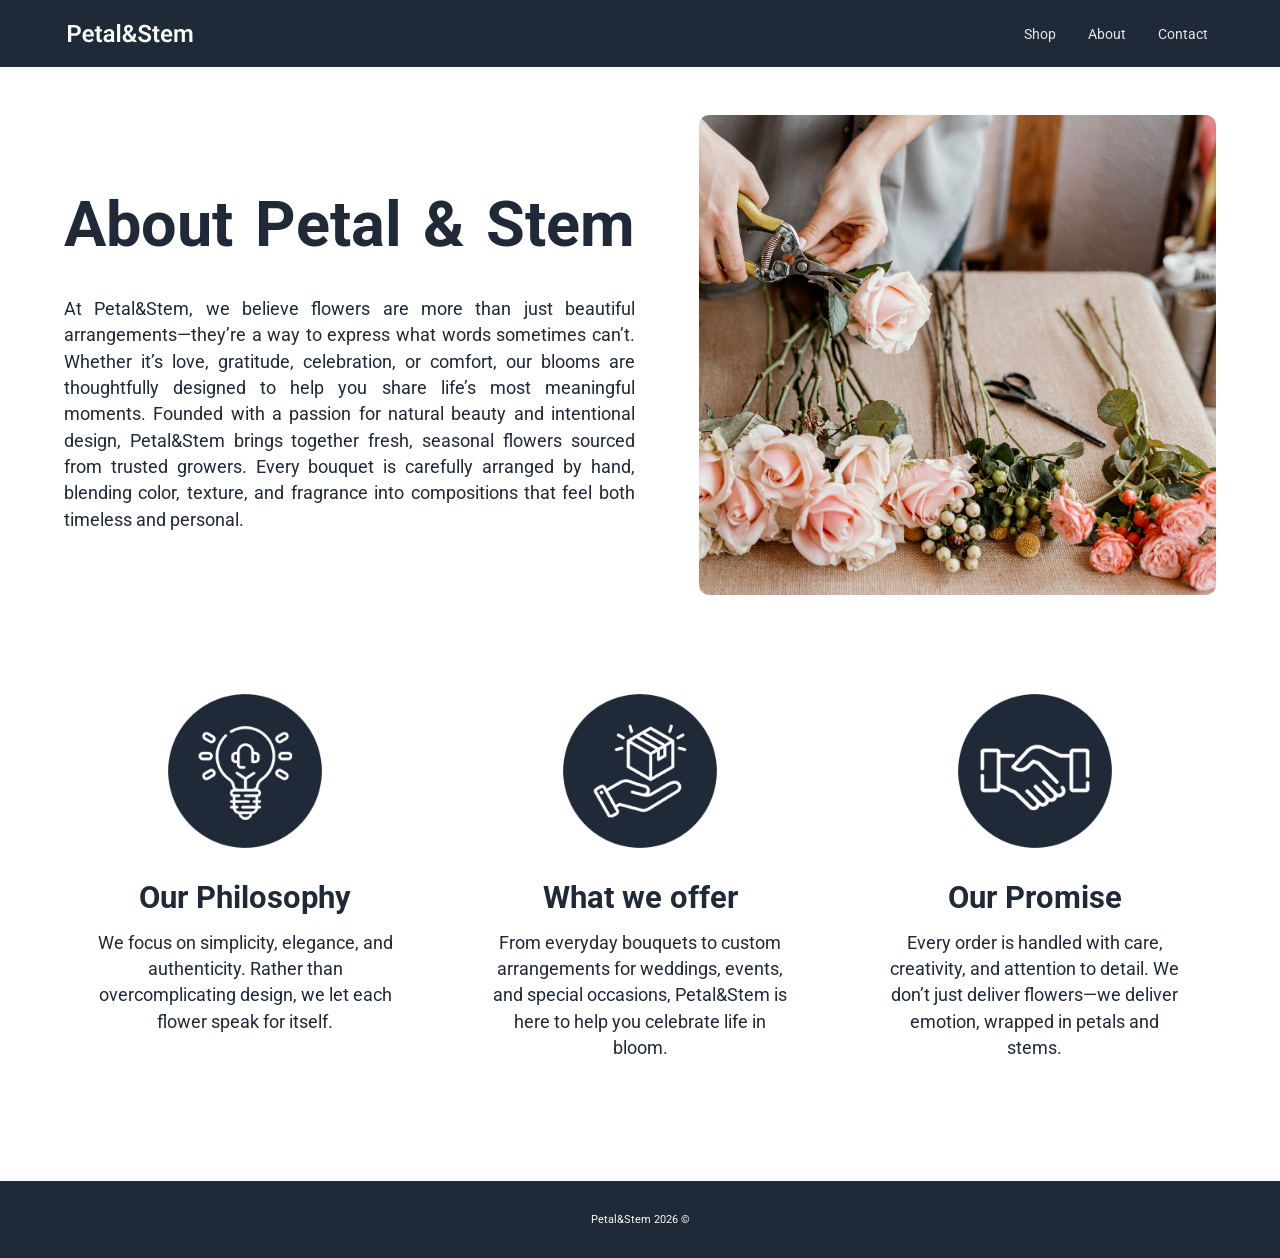
<file: pages/about.html>
<!DOCTYPE html>
<html lang="en">
<head>
    <meta charset="UTF-8">
    <meta name="viewport" content="width=device-width, initial-scale=1.0">
    <title>Petal&Stem About</title>
    <link rel="stylesheet" href="../css/base.css"> 
    <link rel="stylesheet" href="../css/header.css"> 
    <link rel="stylesheet" href="../css/pages/about.css"> 
    <link rel="stylesheet" href="../css/footer.css">  
</head>
<body>
    <header>
        <input type="checkbox" id="menu-toggle" class="menu-toggle">
        <a href="../index.html">
            <img class="logo" src="../assets/logo/Petal-Stem-Logo.svg" alt="Petal&Stem Logo">
        </a>
        <label for="menu-toggle" class="hamburger" aria-label="Open menu">
            <span></span>
            <span></span>
            <span></span>
        </label>  
        <nav aria-label="Main navigation">
            <ul>
                <li>
                    <a href="products.html">Shop</a>
                </li>
                <li>
                    <a href="about.html">About</a>
                </li>
                <li>
                    <a href="contact.html">Contact</a>
                </li>
            </ul>
        </nav>
    </header>

    <main>
        <section class="about">
            <div class="about__intro">
                <div class="about__intro__text">
                    <h1>About Petal & Stem</h1>
                    <p>At Petal&Stem, we believe flowers are more than just beautiful 
                        arrangements—they’re a way to express what words sometimes can’t. 
                        Whether it’s love, gratitude, celebration, or comfort, our blooms 
                        are thoughtfully designed to help you share life’s most meaningful moments.
                        Founded with a passion for natural beauty and intentional design, 
                        Petal&Stem brings together fresh, seasonal flowers sourced from 
                        trusted growers. Every bouquet is carefully arranged by hand, 
                        blending color, texture, and fragrance into compositions that feel 
                        both timeless and personal.
                    </p>
                </div>
                
                <figure>
                    <img src="../assets/images/about/about-intro-img.jpg" alt="woman cutting roses">
                </figure>
            </div>

            <div class="about__grid">

              <div class="about__topics">
                  <figure>
                      <img src="../assets/images/about/about-philosophy-img.png" alt="lamp icon">
                  </figure>
                  <h2>Our Philosophy</h2>
                  <p>
                      We focus on simplicity, elegance, and authenticity. Rather 
                      than overcomplicating design, we let each flower speak for 
                      itself.
                  </p>
              </div>

              <div class="about__topics">
                  <figure>
                      <img src="../assets/images/about/about-offer-img.png" alt="package icon">
                  </figure>
                  <h2>What we offer</h2>
                  <p>
                      From everyday bouquets to custom arrangements for weddings, 
                      events, and special occasions, Petal&Stem is here to help 
                      you celebrate life in bloom.
                  </p>
              </div>

              <div class="about__topics">
                  <figure>
                      <img src="../assets/images/about/about-promise-img.png" alt="handshake icon">
                  </figure>
                  <h2>Our Promise</h2>
                  <p>
                      Every order is handled with care, creativity, and attention 
                      to detail. We don’t just deliver flowers—we deliver emotion, 
                      wrapped in petals and stems.
                  </p>
              </div>
          </div>
        </section>
    </main>

    <footer>
        <h6>Petal&Stem 2026 ©</h6>
    </footer>
</body>
</html>
</file>
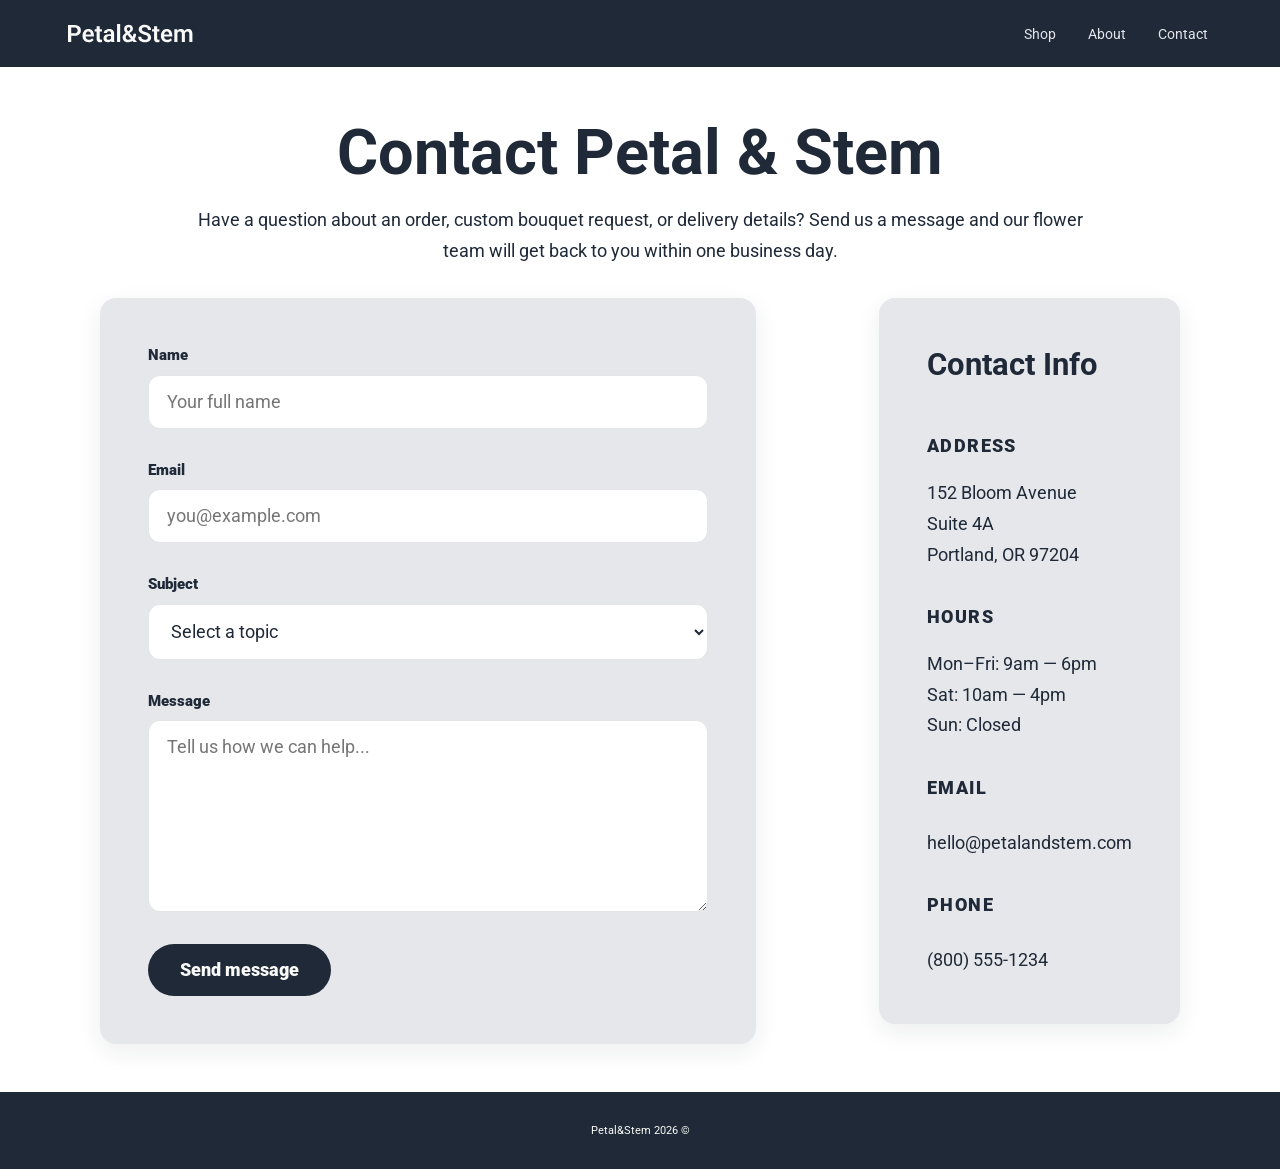
<file: pages/contact.html>
<!DOCTYPE html>
<html lang="en">
<head>
    <meta charset="UTF-8">
    <meta name="viewport" content="width=device-width, initial-scale=1.0">
    <title>Petal&Stem Contact</title>
    <link rel="stylesheet" href="../css/base.css"> 
    <link rel="stylesheet" href="../css/header.css"> 
    <link rel="stylesheet" href="../css/pages/contact.css"> 
    <link rel="stylesheet" href="../css/footer.css"> 
</head>
<body>
    <header>
        <input type="checkbox" id="menu-toggle" class="menu-toggle">
        <a href="../index.html">
            <img class="logo" src="../assets/logo/Petal-Stem-Logo.svg" alt="Petal&Stem Logo">
        </a>
        <label for="menu-toggle" class="hamburger" aria-label="Open menu">
            <span></span>
            <span></span>
            <span></span>
        </label>  
        <nav aria-label="Main navigation">
            <ul>
                <li>
                    <a href="products.html">Shop</a>
                </li>
                <li>
                    <a href="about.html">About</a>
                </li>
                <li>
                    <a href="contact.html">Contact</a>
                </li>
            </ul>
        </nav>
    </header>
    <main>
        <section class="contact">
            <div class="contact__header">
                <h1>Contact Petal & Stem</h1>
                <p>Have a question about an order, custom bouquet request, or delivery details? Send us a message and our flower team will get back to you within one business day.</p>
            </div>
            <div class="contact__body">
                <form class="contact__form" action="#" method="post" aria-label="Contact form">
                    <fieldset>
                        <div class="contact__field-group">
                            <label for="name">Name</label>
                            <input type="text" id="name" name="name" placeholder="Your full name" required>
                        </div>
                        <div class="contact__field-group">
                            <label for="email">Email</label>
                            <input type="email" id="email" name="email" placeholder="you@example.com" required>
                        </div>
                        <div class="contact__field-group">
                            <label for="subject">Subject</label>
                            <select id="subject" name="subject" required>
                                <option value="" disabled selected>Select a topic</option>
                                <option value="order">Order questions</option>
                                <option value="custom">Custom arrangements</option>
                                <option value="delivery">Delivery details</option>
                                <option value="other">Other inquiries</option>
                            </select>
                        </div>
                        <div class="contact__field-group">
                            <label for="message">Message</label>
                            <textarea id="message" name="message" placeholder="Tell us how we can help..." required></textarea>
                        </div>
                    </fieldset>
                    <button class="contact__button" type="submit">Send message</button>
                </form>

                <aside class="contact__aside" aria-label="Contact information">
                    <h2>Contact Info</h2>
                    <ul class="contact__aside-list">
                        <li>
                            <div class="contact__info">
                                <p class="contact__info-title">Address</p>
                                <p class="contact__info-text">152 Bloom Avenue<br>Suite 4A<br>Portland, OR 97204</p>
                            </div>
                        </li>
                        <li>
                            <div class="contact__info">
                                <p class="contact__info-title">Hours</p>
                                <p class="contact__info-text">Mon–Fri: 9am — 6pm<br>Sat: 10am — 4pm<br>Sun: Closed</p>
                            </div>
                        </li>
                        <li>
                            <div class="contact__info">
                                <p class="contact__info-title">Email</p>
                                <a href="mailto:hello@petalandstem.com">hello@petalandstem.com</a>
                            </div>
                        </li>
                        <li>
                            <div class="contact__info">
                                <p class="contact__info-title">Phone</p>
                                <a href="tel:+18005551234">(800) 555-1234</a>
                            </div>
                        </li>
                    </ul>
                </aside>
            </div>
        </section>
    </main>
    <footer>
        <h6>Petal&Stem 2026 ©</h6>
    </footer>
</body>
</html>
</file>
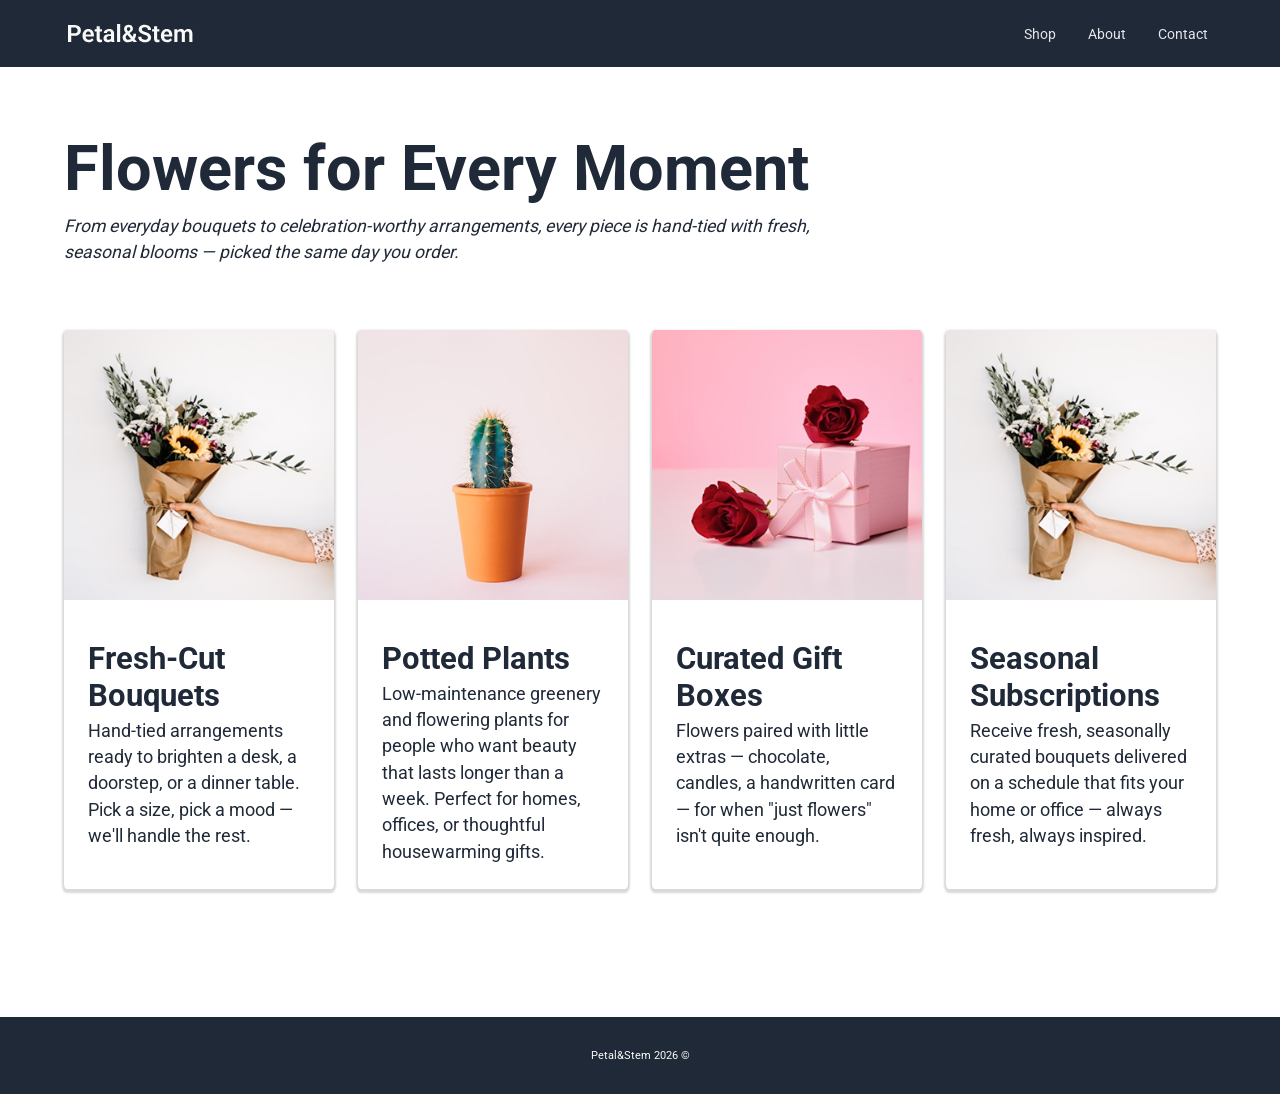
<file: pages/products.html>
<!DOCTYPE html>
<html lang="en">
<head>
    <meta charset="UTF-8">
    <meta name="viewport" content="width=device-width, initial-scale=1.0">
    <title>Petal&Stem Store</title>
    <link rel="stylesheet" href="../css/base.css"> 
    <link rel="stylesheet" href="../css/header.css"> 
    <link rel="stylesheet" href="../css/pages/products.css"> 
    <link rel="stylesheet" href="../css/footer.css"> 

</head>

<body>
    <header>
        <input type="checkbox" id="menu-toggle" class="menu-toggle">
        <a href="../index.html">
            <img class="logo" src="../assets/logo/Petal-Stem-Logo.svg" alt="Petal&Stem Logo">
        </a>
        <label for="menu-toggle" class="hamburger" aria-label="Open menu">
            <span></span>
            <span></span>
            <span></span>
        </label>  
        <nav aria-label="Main navigation">
            <ul>
                <li>
                    <a href="products.html">Shop</a>
                </li>
                <li>
                    <a href="about.html">About</a>
                </li>
                <li>
                    <a href="contact.html">Contact</a>
                </li>
            </ul>
        </nav>
    </header>
    <main>
        <section class="products">
            <div class="products__content">                
                <h1>Flowers for Every&nbsp;Moment</h1>
                <p>From everyday bouquets to celebration-worthy arrangements, every piece is hand-tied with fresh, seasonal blooms — picked the same day you order.</p>
            </div>
            <ul class="products__grid">
                <li class="products__card">
                    <img class="products__card-image" src="../assets/images/products/product_category_01.png" alt="Hand-tied fresh-cut flower bouquet in seasonal colors">
                    <div class="products__card-content">
                        <h2 class="products__card-title">Fresh-Cut Bouquets</h2>
                        <p class="products__card-description">Hand-tied arrangements ready to brighten a desk, a doorstep, or a dinner table. Pick a size, pick a mood — we'll handle the rest.</p>
                    </div>
                </li>
                 <li class="products__card">
                    <img class="products__card-image" src="../assets/images/products/product_category_02.png" alt="Potted flowering plant on a white background">
                    <div class="products__card-content">
                        <h2 class="products__card-title">Potted Plants</h2>
                        <p class="products__card-description">Low-maintenance greenery and flowering plants for people who want beauty that lasts longer than a week. Perfect for homes, offices, or thoughtful housewarming gifts.</p>
                    </div>
                </li>
                 <li class="products__card">
                    <img class="products__card-image" src="../assets/images/products/product_category_03.png" alt="Flowers paired with a curated gift box">
                    <div class="products__card-content">
                        <h2 class="products__card-title">Curated Gift Boxes</h2>
                        <p class="products__card-description">Flowers paired with little extras — chocolate, candles, a handwritten card — for when "just flowers" isn't quite enough.</p>
                    </div>
                </li>
                <li class="products__card">
                    <img class="products__card-image" src="../assets/images/products/product_category_01.png" alt="A seasonal flower bouquet delivered with subscription service">
                    <div class="products__card-content">
                        <h2 class="products__card-title">Seasonal Subscriptions</h2>
                        <p class="products__card-description">Receive fresh, seasonally curated bouquets delivered on a schedule that fits your home or office — always fresh, always inspired.</p>
                    </div>
                </li>
            </ul>
        </section>
    </main>
    <footer>
        <h6>Petal&Stem 2026 ©</h6>
    </footer>

</body>
</html>
</file>
<file: css/base.css>
/* 

Variables, reset, globals

*/
@font-face {
    font-family: 'RobotoItalic';
    src: url(../fonts/Roboto-Italic-VariableFont_wdth\,wght.ttf);
}

@font-face {
    font-family: 'Roboto';
    src: url(../fonts/Roboto-VariableFont_wdth\,wght.ttf);
}

:root {

    /*------- Basic scale ---------*/
    --space-1: 0.5rem;  /* 8px */
    --space-2: 1rem;    /* 16px */
    --space-3: 1.5rem;  /* 24px */
    --space-4: 2rem;    /* 32px */
    --space-5: 3rem;    /* 48px */
    --space-6: 4rem;    /* 64px */
    --space-7: 6rem;    /* 96px */


    --color-bg-dark: #1F2937;
    --color-text-dark: #1F2937;
    --color-text-light: #F9FAF8;
    --color-text-hero-main: #F9FAF8;
    --color-text-hero-secondary: #E5E7EB;
    --color-text-header-logo: #F9FAF8;
    --color-bg-quote: #E5E7EB;
    --color-bg-button: #3882F6;
    --color-border: #3882F6;
    --color-text-quote: #1F2937;  

    --font-size-hero-main:      clamp(2.75rem, 2.2rem + 2.2vw, 4.5rem);     /* Changed from (32px → 48px) to (44px - 72px) */
    --font-size-hero-secondary: clamp(1.125rem, 1rem + 0.5vw, 1.375rem); /* from (16px → 18px) to (18px - 22px) */
    --font-size-body: clamp(1rem, 0.956rem + 0.176vw, 1.125rem); /* 16px → 18px */
    --font-size-small: clamp(1rem, 0.956rem + 0.176vw, 1.125rem); /* 16px → 18px */
    --font-size-h2: clamp(1.75rem, 1.662rem + 0.352vw, 2rem); /* 28px → 32px */
    --font-size-quote: clamp(1.5rem, 1.236rem + 1.056vw, 2.25rem);/* 24px → 36px */

    --font-weight-extrabold: 900;
    --font-weight-light: 300; 
    --font-weight-regular: 400; 
    --font-style-italic: italic;

}

/*--------- Basic reset ---------*/
* {
    margin: 0;
    padding: 0;
    box-sizing: border-box;
    font-family: 'Roboto', sans-serif;
}

body {
    min-height: 100vh;
    display: flex;
    flex-direction: column;
}

img, picture, svg {
    display: block; /* avoids inline issues like line-height automatically applied by browsers*/
    max-width: 100%; /* prevents images from growing beyond its container*/
}

a {
    text-decoration: none;
}

ul li {
    list-style-type: none;
}

main {
    position: relative;
    flex: 1;
}
</file>
<file: css/header.css>
header {
    background-color: var(--color-bg-dark);
    position: relative;
    display: flex;
    justify-content: space-between; 
    padding-block: var(--space-2);
    padding-inline: var(--space-1);
}

.logo {
    margin: 0 0.25rem;
    position: relative;
    z-index: 11;
}

.menu-toggle {
    position: absolute;
    opacity: 0;
    width: 0;
    height: 0;
}

.hamburger {
    display: flex;
    flex-direction: column;
    justify-content: center;
    gap: 5px;
    width: 30px;
    height: 24px;
    cursor: pointer;
    z-index: 20;
}

.hamburger span {
    display: block;
    height: 3px;
    width: 100%;
    background-color: #fff;
    border-radius: 2px;
    transition: transform 0.3s ease, opacity 0.3s ease;
}

nav {
    position: fixed;
    top: 0;
    left: 0;
    width: 100%;
    height: 0;
    background-color: var(--color-bg-dark);
    overflow: hidden;
    transition: height 0.3s ease;
    z-index: 10;
}

/* Open menu */
.menu-toggle:checked ~ nav {
    height: 100dvh;
    display: flex;
    align-items: center;
    justify-content: center;
}

/* SVG Animation */
.menu-toggle:checked ~ .hamburger span:nth-child(1) {
    transform: translateY(8px) rotate(45deg);
}

.menu-toggle:checked ~ .hamburger span:nth-child(2) {
    opacity: 0;
}
 
.menu-toggle:checked ~ .hamburger span:nth-child(3) {
    transform: translateY(-8px) rotate(-45deg);
}

nav ul {
    display: flex;
    flex-direction: column;
    gap: var(--space-2);
    justify-content: center;
    align-items: center;
    padding-block: var(--space-2);
    margin-inline: var(--space-2);
}
nav ul li {
    padding: 4px 0;
}

nav ul li a {
    font-size: var(--space-4);
    color: var(--color-text-hero-secondary);
}

/*----------------------- Media Queries -----------------------*/

/* Tablet */
@media (min-width: 768px) {
    header {
        padding-inline: var(--space-3);
    }
}

/* Desktop & Horizontal Tablet */
@media (min-width: 1024px) {
    .hamburger {
        display: none;
    }

    header {
        padding-block: var(--space-2);
        padding-inline: var(--space-4);
        align-items: center;
    }

    nav {
        position: static;
        height: auto;
        overflow: visible;
        width: auto;
        background-color: transparent;
        border-bottom: none;
    }

    nav ul {
        flex-direction: row;
        gap: var(--space-2);
        padding-block: 0;
        margin-inline: 0;
    }

    nav ul li {
        border-top: none;
        padding: var(--space-1);
    }

    nav ul li a {
        font-size: 14px;
        color: var(--color-text-hero-secondary)
    }

    nav ul li a:hover {
        color: var(--color-text-hero-main)
    }
}

/* XL Desktop */
@media (min-width: 1280px) {
    header {
        padding-inline: var(--space-6);
    }
}

/* XXL Desktop */
@media (min-width: 1536px) {
    header {
        padding-inline: calc((100% - 1440px) / 2);
    }
}
</file>
<file: css/pages/about.css>
.about {
    line-height: 1.5;
    font-size: var(--font-size-body);
    color: var(--color-text-dark);
    padding-inline: var(--space-2);
    padding-block: var(--space-5);
}

.about h1 {
    font-size: var(--font-size-hero-main);
    padding-bottom: var(--space-3);
    white-space: nowrap;
    overflow-wrap: normal;
    word-spacing: 0.35rem;
}

.about__intro {
    display: flex;
    flex-direction: column;
    gap: var(--space-4);
}

.about__intro__text {
    width: 100%;
    text-align: left;
}

.about__intro figure {
    width: 100%;
}

.about__intro img {
    width: 100%;
    height: 20rem;
    object-fit: cover;
    object-position: 100% 90%;
    border-radius: 10px;
}

.about__grid {
    display: flex;
    flex-direction: column;
    gap: var(--space-5);
    margin: var(--space-3) 0;
    text-align: center;
    padding-block: var(--space-5);
}

.about__topics h2 {
    font-size: var(--font-size-h2);
    padding-bottom: var(--space-1);
}

.about__topics img {
    margin: var(--space-3) auto;
    height: 6rem;
}

.about__topics p {
    line-height: 1.5;
}

/*----------------------- Media Queries -----------------------*/

/* Tablet */
@media (min-width: 768px) {
    .about {
        padding-inline: var(--space-4);
    }

    .about__grid {
        flex-direction: row;
        justify-content: space-between;
        gap: var(--space-4);
        padding-inline: var(--space-2);
    }

    .about__topics {
        flex: 1;
    }
}

/* Desktop & Horizontal Tablet */
@media (min-width: 1024px) {
    .about {
        padding-inline: var(--space-6);
    }

    .about__intro {
        flex-direction: row;
        align-items: center;
        gap: var(--space-6);
    }

    .about__intro__text {
        width: 50%;
        text-align: justify;
    }

    .about__intro figure {
        width: 50%;
    }

    .about__intro img {
        height: 30rem;
    }

    .about__grid {
        padding-inline: var(--space-4);
        gap: var(--space-7);
    }

    .about__topics img {
        height: 10rem;
    }
}

/* XXL Desktop */
@media (min-width: 1536px) {
    .about {
        padding-inline: calc((100% - 1440px) / 2);
    }
}
</file>
<file: css/footer.css>
footer {
    padding-block: var(--space-4);
    background-color: var(--color-bg-dark);
    display: flex;
    justify-content: center;
    align-items: center;

}

h6 {
    color: var(--color-text-hero-main);
    font-weight: var(--font-weight-regular);
}
</file>
<file: css/pages/contact.css>
.contact {
    padding-inline: var(--space-2);
    padding-block: var(--space-5);
    color: var(--color-text-dark);
}

.contact__header {
    max-width: 80rem;
    margin: 0 auto 2rem;
    text-align: center;
}

.contact__header h1 {
    font-size: var(--font-size-hero-main);
    padding-bottom: var(--space-2);
}

.contact__header p {
    font-size: var(--font-size-body);
    color: var(--color-text-dark);
    line-height: 1.75;
    max-width: 56rem;
    margin: 0 auto;
}

.contact__body {
    display: flex;
    flex-direction: column;
    gap: var(--space-6);
    max-width: 1080px;
    margin: 0 auto;
}

.contact__form,
.contact__aside {
    background-color: var(--color-bg-quote);
    border-radius: 16px;
    padding: var(--space-5);
    box-shadow: 0 8px 24px rgba(31, 41, 55, 0.08);
}

.contact__form {
    display: flex;
    flex-direction: column;
    gap: var(--space-4);
}

.contact__form fieldset {
    display: grid;
    gap: var(--space-4);
    border: none;
    padding: 0;
}

.contact__field-group {
    display: flex;
    flex-direction: column;
    gap: 0.65rem;
}

.contact__field-group label {
    font-weight: var(--font-weight-extrabold);
    font-size: 0.95rem;
    color: var(--color-text-dark);
}

.contact__field-group input,
.contact__field-group select,
.contact__field-group textarea {
    width: 100%;
    border: 1px solid rgba(31, 41, 55, 0.12);
    border-radius: 12px;
    padding: 1rem 1.1rem;
    font-size: var(--font-size-body);
    color: var(--color-text-dark);
    background: #ffffff;
}

.contact__field-group textarea {
    min-height: 12rem;
    resize: vertical;
}

.contact__field-group input:focus,
.contact__field-group select:focus,
.contact__field-group textarea:focus {
    outline: 2px solid var(--color-border);
    outline-offset: 2px;
}

.contact__button {
    align-self: flex-start;
    padding: 1rem 2rem;
    border: none;
    border-radius: 999px;
    background-color: var(--color-bg-dark);
    color: var(--color-text-light);
    font-size: var(--font-size-body);
    font-weight: var(--font-weight-extrabold);
    cursor: pointer;
    transition: transform 0.2s ease, background-color 0.2s ease;
}

.contact__button:hover {
    transform: translateY(-2px);
    background-color: #111827;
}

.contact__aside {
    display: flex;
    flex-direction: column;
    gap: var(--space-4);
}

.contact__aside h2 {
    font-size: var(--font-size-h2);
    margin-bottom: var(--space-2);
}

.contact__aside p,
.contact__aside a {
    font-size: var(--font-size-body);
    line-height: 1.75;
    color: var(--color-text-dark);
}

.contact__aside a {
    display: inline-block;
    color: var(--color-bg-dark);
    margin-top: var(--space-1);
}

.contact__info,
.contact__card {
    display: grid;
    gap: var(--space-2);
}

.contact__info-title {
    font-weight: var(--font-weight-extrabold);
    text-transform: uppercase;
    letter-spacing: 0.08em;
    font-size: 0.85rem;
    color: var(--color-text-hero-secondary);
}

.contact__info-text {
    color: var(--color-text-dark);
}

.contact__aside-list {
    display: grid;
    gap: var(--space-4);
}

.contact__aside-list li {
    display: grid;
    gap: var(--space-2);
}

@media (min-width: 768px) {
    .contact {
        padding-inline: var(--space-4);
    }

    .contact__body {
        gap: var(--space-7);
    }
}

@media (min-width: 1024px) {
    .contact {
        padding-inline: var(--space-6);
    }

    .contact__body {
        display: grid;
        grid-template-columns: minmax(380px, 1fr) 360px;
        gap: var(--space-6);
    }

    .contact__aside {
        justify-self: end;
        align-self: start;
    }
}

@media (min-width: 1280px) {
    .contact {
        padding-inline: var(--space-6);
    }
}

@media (min-width: 1536px) {
    .contact {
        padding-inline: calc((100% - 1440px) / 2);
    }
}
</file>
<file: css/pages/products.css>
.products {
    position: relative;
    height: auto;
    display: flex;
    flex-direction: column;
    gap: var(--space-4);
    padding-block-start: var(--space-6);
    padding-block-end: calc(var(--space-6) * 2);
    margin-inline: var(--space-2);
}

.products__content {
    padding-bottom: var(--space-4);
}

.products__content h1 {
    font-size: var(--font-size-hero-main);
    color: var(--color-text-dark);
    padding-bottom: var(--space-1);
}

.products__content p {
    line-height: 1.5;
    font-size: var(--font-size-body);
    font-style: var( --font-style-italic);
    color: var(--color-text-dark);
}

.products__grid {
    display: flex;
    flex-direction: column;
    align-items: center;
    gap: var(--space-4);
}

.products__card {
    display: flex;
    flex-direction: column;
    gap: var(--space-2);
    width: 100%;
    overflow: hidden;
    border-radius: 1%;
    box-shadow: 0px 2px 2px 2px hsl(0 0 0 / 15%);

}

.products__card-content {
    display: flex;
    flex-direction: column;
    gap: calc(var(--space-1) / 2);
    margin-inline: var(--space-3);
    padding-block: var(--space-3);
}

.products__card-content h2 {
    font-size: var(--font-size-h2);
    color: var(--color-text-dark);
}

.products__card-content p {
    line-height: 1.5;
    font-size: var(--font-size-small);
    color: var(--color-text-dark);
}

/*----------------------- Media Queries -----------------------*/

/* Tablet */
@media (min-width: 768px) {

    .products__grid {
        flex-direction: row;
        flex-wrap: wrap;
        justify-content: space-between;
        align-items: stretch;
        gap: var(--space-3);
    }

    .products__card {
        width: calc((100% - var(--space-3)) / 2);

    }
}

/* Desktop & Horizontal Tablet */
@media (min-width: 1024px) {
    .products__grid {
        flex-wrap: wrap;
    }

    .products__content h1,
    .products__content p {
        width: 70%;
    }

    .products__card {
        width: calc((100% - (var(--space-3) * 3)) / 4);
    }
}

/* XL Desktop */
@media (min-width: 1280px) {
    .products {
        margin-inline: var(--space-6);
    }
}

/* XXL Desktop */
@media (min-width: 1536px) {
    .products {
        padding-inline: calc((100% - 1440px) / 2);
    }
}
</file>
